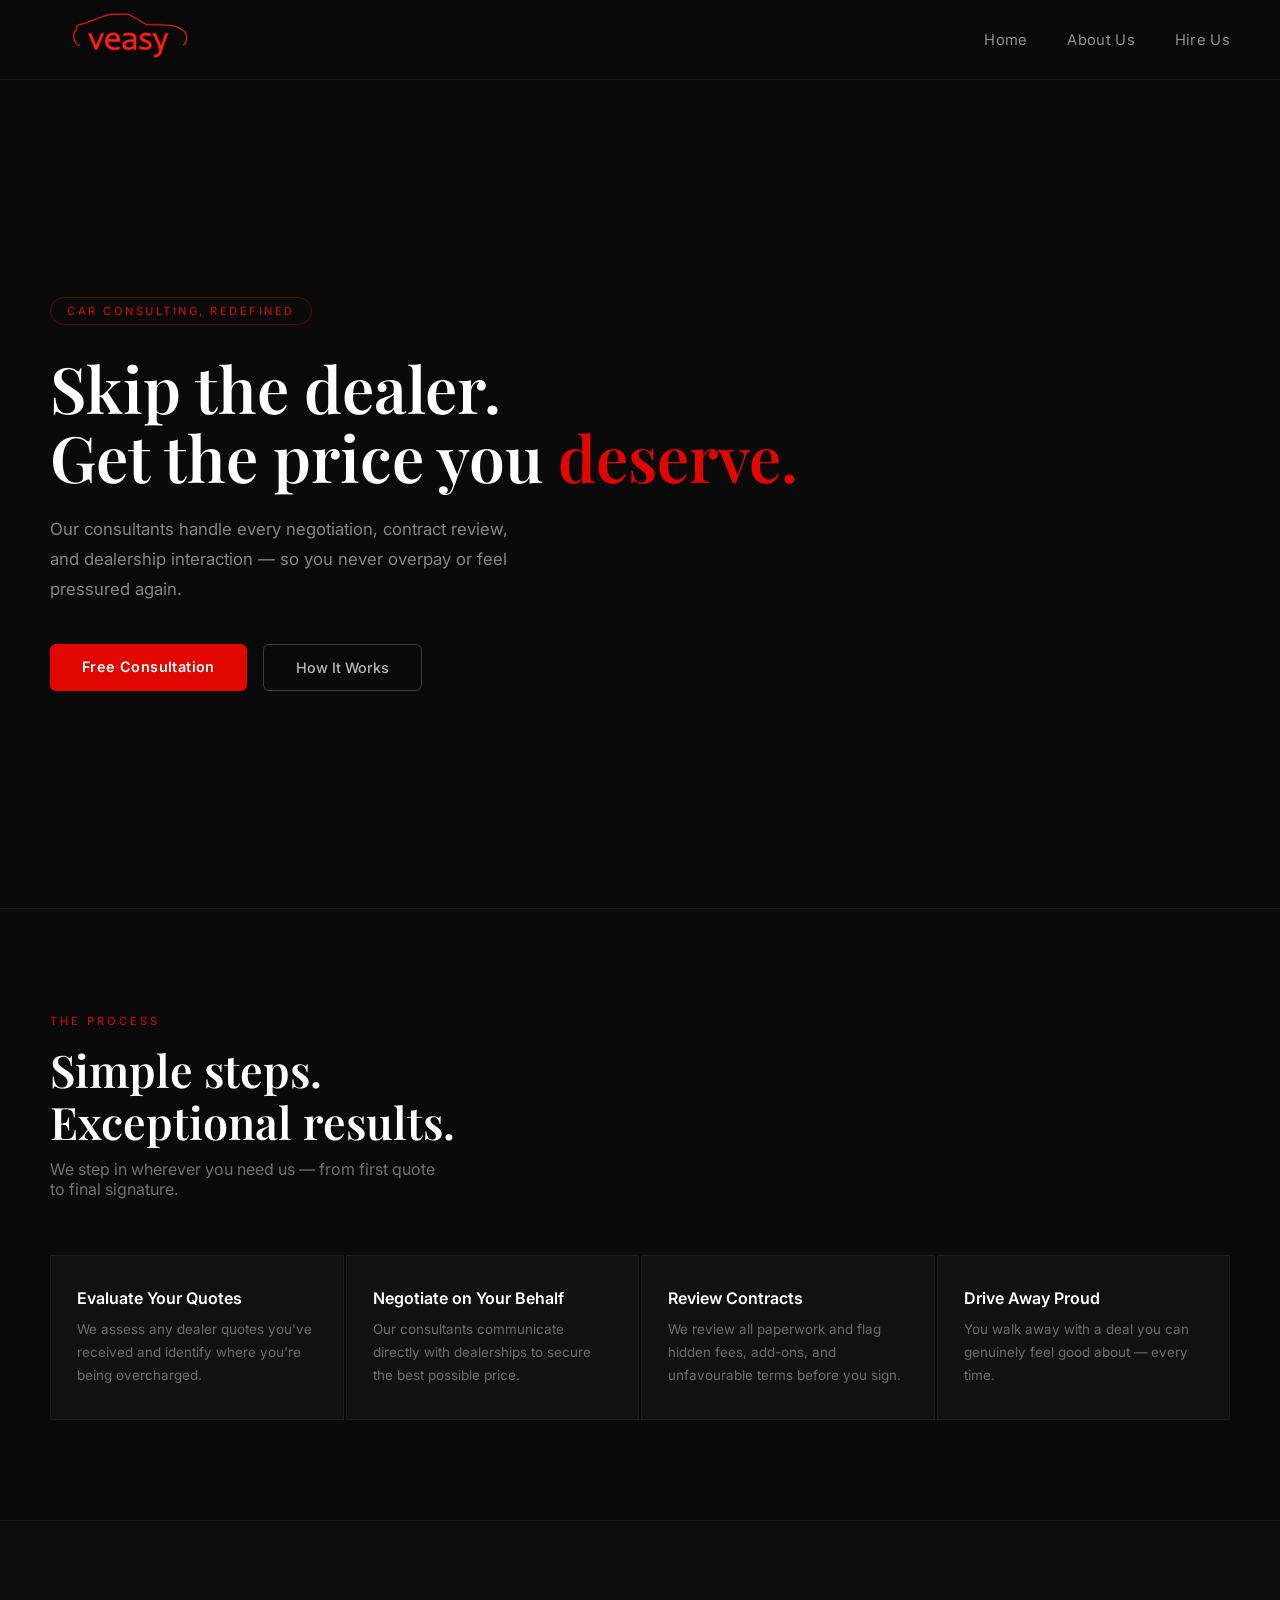
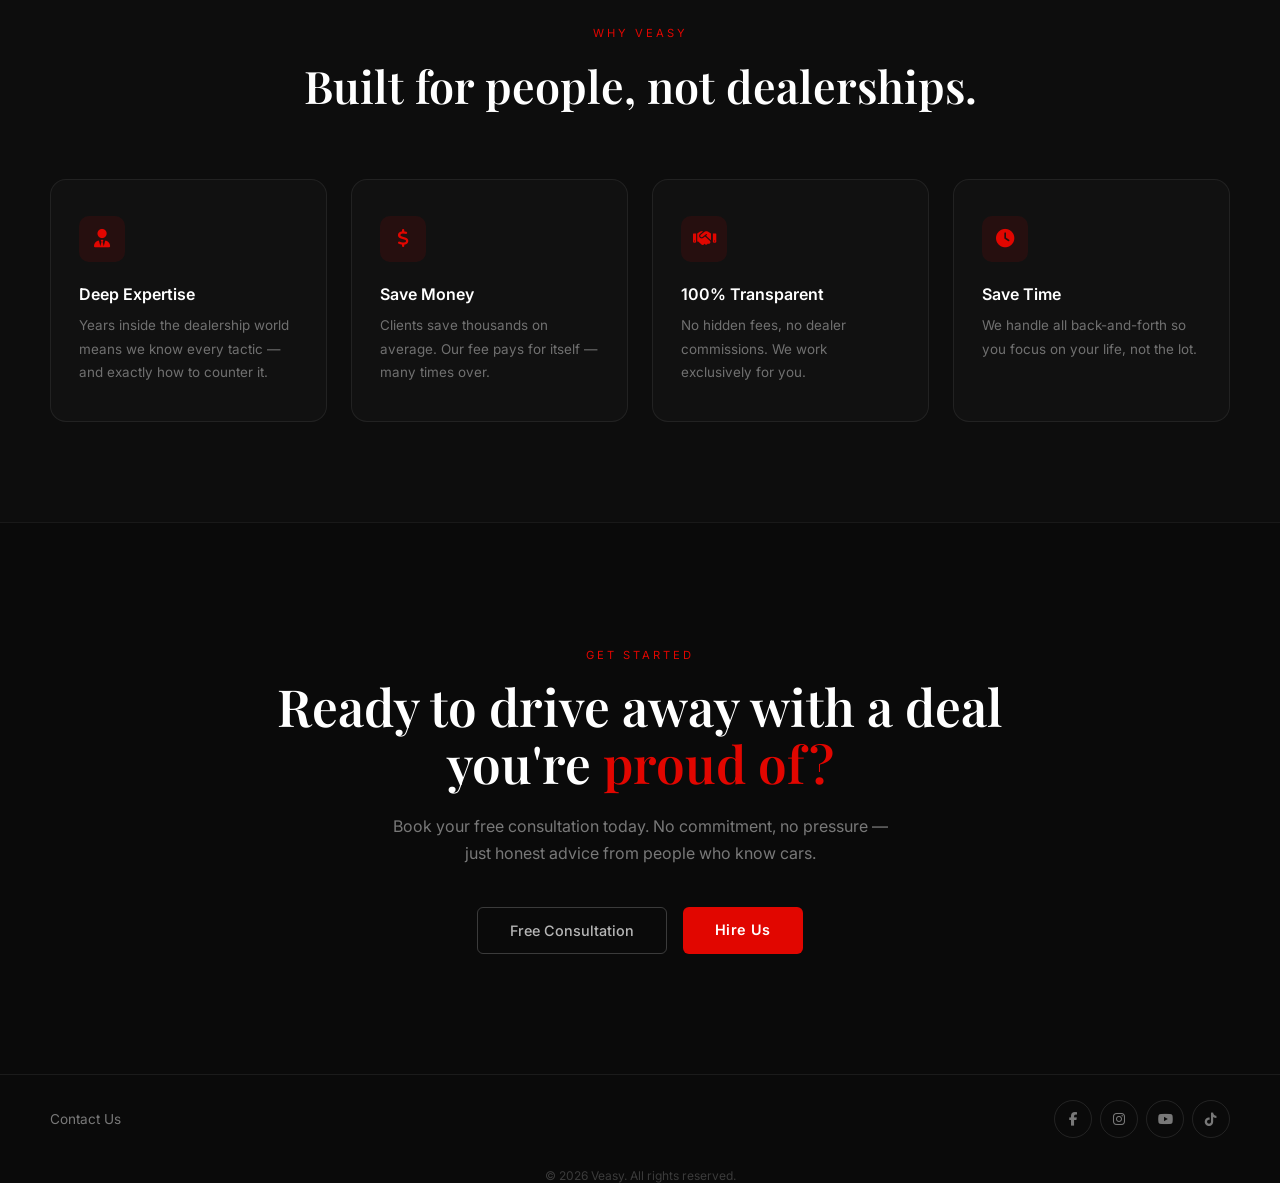
<file: index.html>
<!DOCTYPE html>
<html lang="en">
<head>
  <meta charset="UTF-8" />
  <meta name="viewport" content="width=device-width, initial-scale=1.0" />
  <title>Veasy — Car Consulting</title>
  <link rel="stylesheet" href="index.css" />
  <link rel="stylesheet" href="https://cdnjs.cloudflare.com/ajax/libs/font-awesome/6.5.2/css/all.min.css" />
  <link href="https://fonts.googleapis.com/css2?family=Playfair+Display:wght@500;600;700&family=Inter:wght@300;400;500;600&display=swap" rel="stylesheet" />
</head>
<body>
  <div class="nav-overlay" id="nav-overlay"></div>

  <!-- NAVBAR -->
  <nav class="navbar">
    <div class="navbar__container">
      <a href="index.html" id="navbar__logo">
        <img src="logo.png" alt="Veasy Logo" class="navbar__logo-img" />
      </a>
      <div class="navbar__toggle" id="mobile-menu">
        <span class="bar"></span>
        <span class="bar"></span>
        <span class="bar"></span>
      </div>
      <ul class="navbar__menu">
          <button class="menu-close" id="menu-close">✕</button>
        <li class="navbar__item"><a href="index.html" class="navbar__links">Home</a></li>
        <li class="navbar__item"><a href="AboutUs.html" class="navbar__links">About Us</a></li>
        <li class="navbar__item"><a href="Hiring.html" class="navbar__links">Hire Us</a></li>
      </ul>
    </div>
  </nav>

  <!-- HERO -->
  <div class="hero-section">
    <div class="page-container">

      <div class="home-left">
        <div class="hero-tag fade-in">Car Consulting, Redefined</div>
        <h1 class="welcome-text fade-in">
          Skip the dealer.<br />Get the price you <em>deserve.</em>
        </h1>
        <p class="student-text fade-in">
          Our consultants handle every negotiation, contract review, and dealership interaction — so you never overpay or feel pressured again.
        </p>
        <div class="hero-btns fade-in">
          <a href="consult.html" class="btn-primary">Free Consultation</a>
          <a href="Hiring.html" class="btn-ghost">How It Works</a>
        </div>
      </div>
<!--hero
      <div class="home-right fade-in">
        <div class="hero-stats-card">
          <div class="hero-card-label">Recent Results</div>
          <div class="stat-row">
            <div class="stat-box accent">
              <div class="stat-num">$4.2k</div>
              <div class="stat-label">Avg. savings per client</div>
            </div>
            <div class="stat-box">
              <div class="stat-num">98%</div>
              <div class="stat-label">Client satisfaction</div>
            </div>
          </div>
          <div class="stat-row">
            <div class="stat-box">
              <div class="stat-num">72h</div>
              <div class="stat-label">Avg. deal close time</div>
            </div>
            <div class="stat-box">
              <div class="stat-num">500+</div>
              <div class="stat-label">Deals completed</div>
            </div>
          </div>
          <div class="hero-card-divider"></div>
          <div class="hero-card-footer">
            <span class="status-dot"></span> Consultants currently available
          </div>
        </div>
      </div>
    -->
    </div>
  </div>

  <!-- STEPS -->
  <section class="steps-section fade-in">
    <div class="steps-inner">
      <div class="steps-header">
        <div class="section-eyebrow">The Process</div>
        <h2>Simple steps.<br />Exceptional results.</h2>
        <p>We step in wherever you need us — from first quote to final signature.</p>
      </div>
      <div class="steps-grid">
        <div class="step-item">
          <div class="step-accent-bar"></div>
   <!--<div class="step-num">01</div>--> 
          <h3>Evaluate Your Quotes</h3>
          <p>We assess any dealer quotes you've received and identify where you're being overcharged.</p>
        </div>
        <div class="step-item">
          <div class="step-accent-bar"></div>
   <!--<div class="step-num">02</div>--> 
          <h3>Negotiate on Your Behalf</h3>
          <p>Our consultants communicate directly with dealerships to secure the best possible price.</p>
        </div>
        <div class="step-item">
          <div class="step-accent-bar"></div>
          <!--<div class="step-num">03</div>--> 
          <h3>Review Contracts</h3>
          <p>We review all paperwork and flag hidden fees, add-ons, and unfavourable terms before you sign.</p>
        </div>
        <div class="step-item">
          <div class="step-accent-bar"></div>
   <!--<div class="step-num">04</div>--> 
          <h3>Drive Away Proud</h3>
          <p>You walk away with a deal you can genuinely feel good about — every time.</p>
        </div>
      </div>
    </div>
  </section>

  <!-- WHY CHOOSE US -->
  <section class="why-choose-us fade-in">
    <div class="why-inner">
      <div class="why-header">
        <div class="section-eyebrow">Why Veasy</div>
        <h2>Built for people, not dealerships.</h2>
      </div>
      <div class="benefits-container">
        <div class="benefit-card">
          <div class="benefit-icon"><i class="fas fa-user-tie"></i></div>
          <h3>Deep Expertise</h3>
          <p>Years inside the dealership world means we know every tactic — and exactly how to counter it.</p>
        </div>
        <div class="benefit-card">
          <div class="benefit-icon"><i class="fas fa-dollar-sign"></i></div>
          <h3>Save Money</h3>
          <p>Clients save thousands on average. Our fee pays for itself — many times over.</p>
        </div>
        <div class="benefit-card">
          <div class="benefit-icon"><i class="fas fa-handshake"></i></div>
          <h3>100% Transparent</h3>
          <p>No hidden fees, no dealer commissions. We work exclusively for you.</p>
        </div>
        <div class="benefit-card">
          <div class="benefit-icon"><i class="fas fa-clock"></i></div>
          <h3>Save Time</h3>
          <p>We handle all back-and-forth so you focus on your life, not the lot.</p>
        </div>
      </div>
    </div>
  </section>

  <!-- CTA -->
  <div class="hireus-container fade-in">
    <div class="hireus-content">
      <div class="section-eyebrow">Get Started</div>
      <h2>Ready to drive away with a deal you're <em>proud of?</em></h2>
      <p>Book your free consultation today. No commitment, no pressure — just honest advice from people who know cars.</p>
      <div class="hireus-buttons">
        <a href="consult.html" class="hire-btn secondary">Free Consultation</a>
        <a href="Hiring.html" class="hire-btn primary">Hire Us</a>
      </div>
    </div>
  </div>

  <!-- FOOTER -->
  <div class="footer__container">
    <div class="footer-left">
      <a href="contact.html" class="contact-link">Contact Us</a>
    </div>
    <div class="footer-right">
      <a href="https://facebook.com" target="_blank" class="social-icon"><i class="fab fa-facebook-f"></i></a>
      <a href="https://instagram.com" target="_blank" class="social-icon"><i class="fab fa-instagram"></i></a>
      <a href="https://youtube.com" target="_blank" class="social-icon"><i class="fab fa-youtube"></i></a>
      <a href="https://tiktok.com" target="_blank" class="social-icon"><i class="fab fa-tiktok"></i></a>
    </div>
  </div>
  <p class="footer-text">© 2026 Veasy. All rights reserved.</p>

  <script src="script.js"></script>
</body>
</html>
</file>
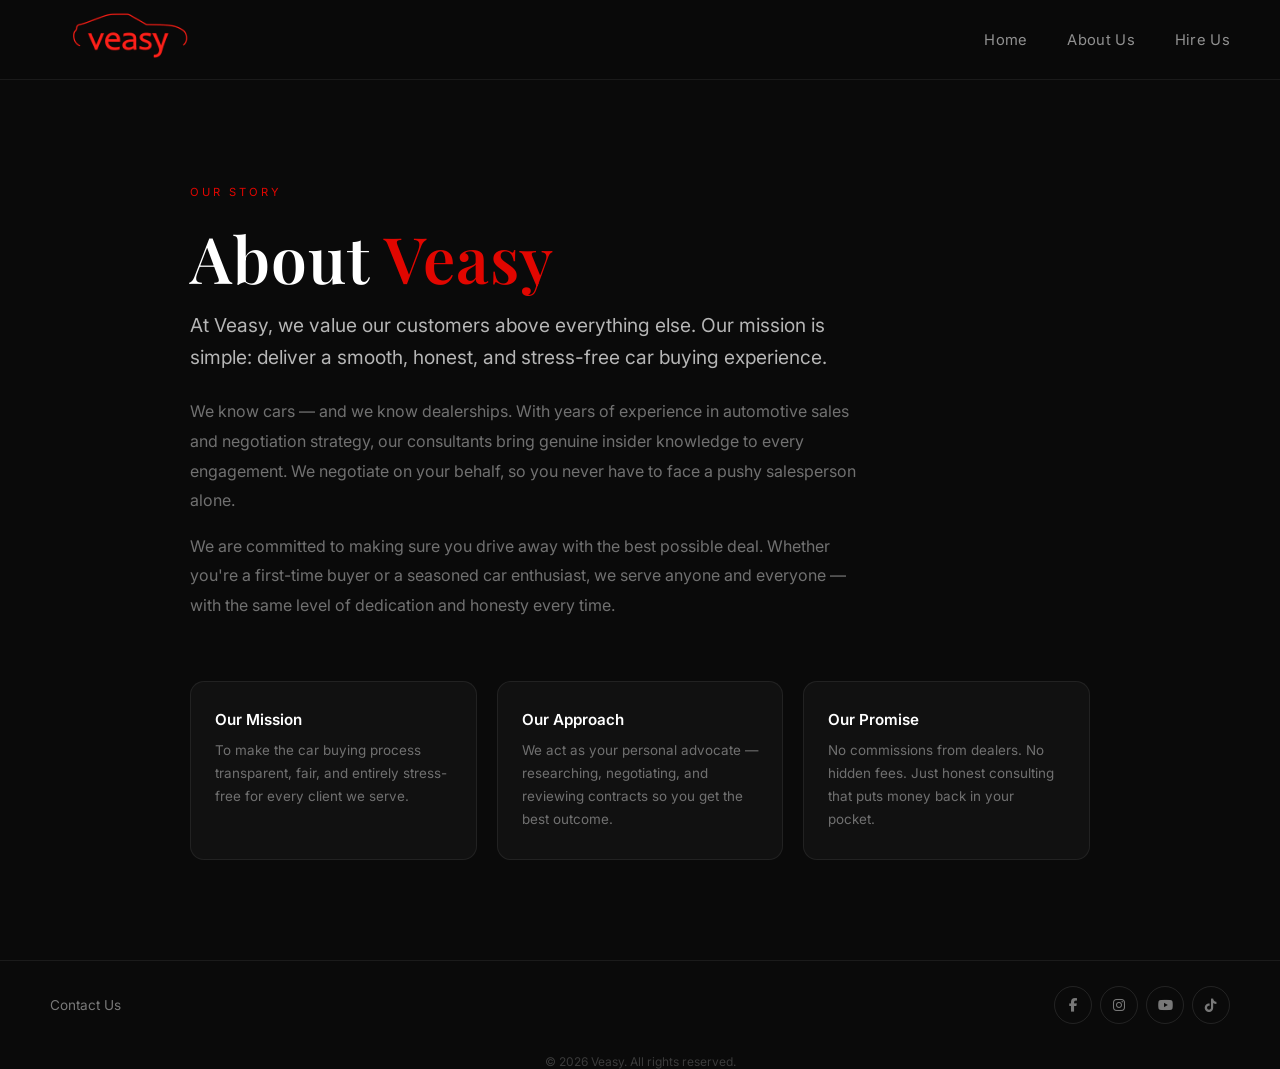
<file: AboutUs.html>
<!DOCTYPE html>
<html lang="en">
<head>
  <meta charset="UTF-8" />
  <meta name="viewport" content="width=device-width, initial-scale=1.0" />
  <title>About Us — Veasy</title>
  <link rel="stylesheet" href="index.css" />
  <link rel="stylesheet" href="https://cdnjs.cloudflare.com/ajax/libs/font-awesome/6.5.2/css/all.min.css" />
  <link href="https://fonts.googleapis.com/css2?family=Playfair+Display:wght@500;600;700&family=Inter:wght@300;400;500;600&display=swap" rel="stylesheet" />
</head>
<body>

  <!-- NAVBAR -->
  <nav class="navbar">
    <div class="navbar__container">
      <a href="index.html" id="navbar__logo">
        <img src="logo.png" alt="Veasy Logo" class="navbar__logo-img" />
      </a>
      <div class="navbar__toggle" id="mobile-menu">
        <span class="bar"></span>
        <span class="bar"></span>
        <span class="bar"></span>
      </div>
      <ul class="navbar__menu">
      <button class="menu-close" id="menu-close">✕</button>
        <li class="navbar__item"><a href="index.html" class="navbar__links">Home</a></li>
        <li class="navbar__item"><a href="AboutUs.html" class="navbar__links">About Us</a></li>
        <li class="navbar__item"><a href="Hiring.html" class="navbar__links">Hire Us</a></li>
      </ul>
    </div>
  </nav>

  <!-- ABOUT SECTION -->
  <div class="about">
    <div class="about__container">

      <div class="section-eyebrow fade-in">Our Story</div>
      <h1 class="about__title fade-in">About <em>Veasy</em></h1>

      <p class="about__intro fade-in">
        At Veasy, we value our customers above everything else. Our mission is simple: deliver a smooth, honest, and stress-free car buying experience.
      </p>

      <p class="about__text fade-in">
        We know cars — and we know dealerships. With years of experience in automotive sales and negotiation strategy, our consultants bring genuine insider knowledge to every engagement. We negotiate on your behalf, so you never have to face a pushy salesperson alone.
      </p>

      <p class="about__text fade-in">
        We are committed to making sure you drive away with the best possible deal. Whether you're a first-time buyer or a seasoned car enthusiast, we serve anyone and everyone — with the same level of dedication and honesty every time.
      </p>

      <div class="about__highlights fade-in">
        <div class="highlight">
          <h3>Our Mission</h3>
          <p>To make the car buying process transparent, fair, and entirely stress-free for every client we serve.</p>
        </div>
        <div class="highlight">
          <h3>Our Approach</h3>
          <p>We act as your personal advocate — researching, negotiating, and reviewing contracts so you get the best outcome.</p>
        </div>
        <div class="highlight">
          <h3>Our Promise</h3>
          <p>No commissions from dealers. No hidden fees. Just honest consulting that puts money back in your pocket.</p>
        </div>
      </div>

    </div>
  </div>

  <!-- FOOTER -->
  <div class="footer__container">
    <div class="footer-left">
      <a href="contact.html" class="contact-link">Contact Us</a>
    </div>
    <div class="footer-right">
      <a href="https://facebook.com" target="_blank" class="social-icon"><i class="fab fa-facebook-f"></i></a>
      <a href="https://instagram.com" target="_blank" class="social-icon"><i class="fab fa-instagram"></i></a>
      <a href="https://youtube.com" target="_blank" class="social-icon"><i class="fab fa-youtube"></i></a>
      <a href="https://tiktok.com" target="_blank" class="social-icon"><i class="fab fa-tiktok"></i></a>
    </div>
  </div>
  <p class="footer-text">© 2026 Veasy. All rights reserved.</p>

  <script src="script.js"></script>
</body>
</html>
</file>
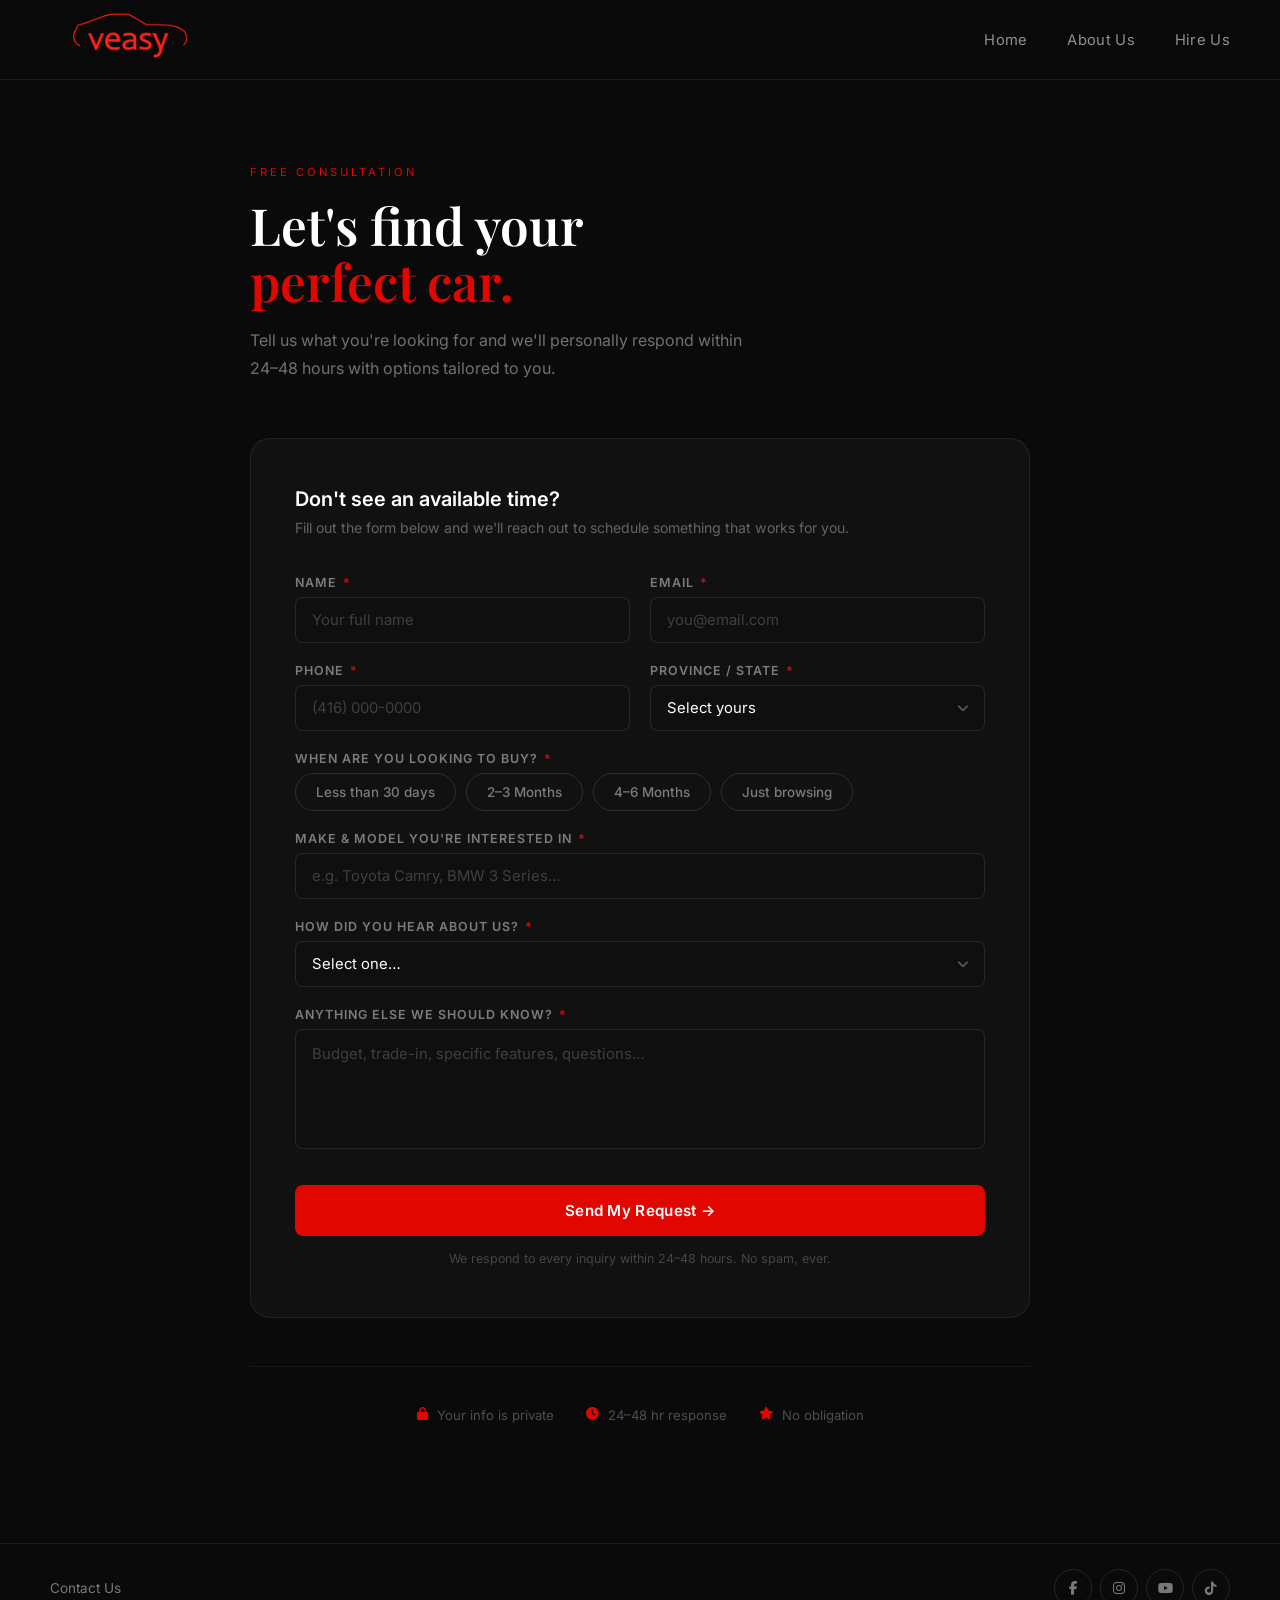
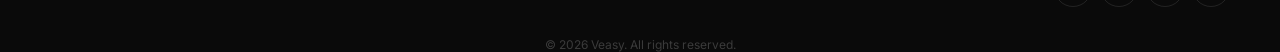
<file: consult.html>
<!DOCTYPE html>
<html lang="en">
<head>
  <meta charset="UTF-8" />
  <meta name="viewport" content="width=device-width, initial-scale=1.0"/>
  <title>Free Consultation — Veasy</title>
  <link rel="stylesheet" href="index.css" />
  <link rel="stylesheet" href="https://cdnjs.cloudflare.com/ajax/libs/font-awesome/6.5.2/css/all.min.css" />
  <link href="https://fonts.googleapis.com/css2?family=Playfair+Display:wght@400;600;700&family=Inter:wght@300;400;500;600&display=swap" rel="stylesheet">
  <style>
    /* ============================================================
       CONSULTATION PAGE — scoped styles
       ============================================================ */

    .consult-section {
      background: #0a0a0a;
      min-height: 100vh;
      padding: 80px 24px 120px;
    }

    .consult-inner {
      max-width: 780px;
      margin: 0 auto;
    }

    /* Header */
    .consult-header {
      margin-bottom: 56px;
    }

    .consult-header .section-eyebrow {
      margin-bottom: 18px;
    }

    .consult-header h1 {
      font-size: clamp(2.2rem, 4vw, 3.4rem);
      color: #ffffff;
      line-height: 1.1;
      margin-bottom: 16px;
    }

    .consult-header h1 em {
      font-style: normal;
      color: #e10600;
    }

    .consult-header p {
      font-size: 1rem;
      color: rgba(255,255,255,0.42);
      line-height: 1.75;
      max-width: 520px;
    }

    /* Divider */
    .consult-divider {
      height: 1px;
      background: rgba(255,255,255,0.07);
      margin: 48px 0;
    }

    /* Form card */
    .consult-form-card {
      background: #111111;
      border: 1px solid rgba(255,255,255,0.07);
      border-radius: 20px;
      padding: 48px 44px;
    }

    .consult-form-card h2 {
      font-size: 1.25rem;
      color: #ffffff;
      margin-bottom: 6px;
      font-family: 'Inter', sans-serif;
      font-weight: 600;
    }

    .consult-form-card .form-subtitle {
      font-size: 0.88rem;
      color: rgba(255,255,255,0.35);
      margin-bottom: 36px;
      line-height: 1.6;
    }

    /* Field groups */
    .form-grid {
      display: grid;
      grid-template-columns: 1fr 1fr;
      gap: 20px;
    }

    .form-grid .full-width {
      grid-column: 1 / -1;
    }

    .field-group {
      display: flex;
      flex-direction: column;
      gap: 7px;
    }

    .field-group label {
      font-size: 0.78rem;
      font-weight: 600;
      letter-spacing: 0.08em;
      text-transform: uppercase;
      color: rgba(255,255,255,0.45);
      font-family: 'Inter', sans-serif;
    }

    .field-group label span.req {
      color: #e10600;
      margin-left: 2px;
    }

    .field-group input,
    .field-group select,
    .field-group textarea {
      background: #0f0f0f;
      border: 1px solid rgba(255,255,255,0.1);
      border-radius: 8px;
      padding: 13px 16px;
      color: #ffffff;
      font-family: 'Inter', sans-serif;
      font-size: 0.93rem;
      transition: border-color 0.2s ease, box-shadow 0.2s ease;
      width: 100%;
      outline: none;
      -webkit-appearance: none;
      appearance: none;
    }

    .field-group input::placeholder,
    .field-group textarea::placeholder {
      color: rgba(255,255,255,0.2);
    }

    .field-group input:focus,
    .field-group select:focus,
    .field-group textarea:focus {
      border-color: rgba(225,6,0,0.5);
      box-shadow: 0 0 0 3px rgba(225,6,0,0.08);
    }

    /* Select arrow */
    .select-wrap {
      position: relative;
    }

    .select-wrap::after {
      content: '\f107';
      font-family: 'Font Awesome 6 Free';
      font-weight: 900;
      position: absolute;
      right: 16px;
      top: 50%;
      transform: translateY(-50%);
      color: rgba(255,255,255,0.3);
      pointer-events: none;
      font-size: 0.85rem;
    }

    .select-wrap select {
      cursor: pointer;
    }

    .field-group select option {
      background: #1a1a1a;
      color: #ffffff;
    }

    .field-group textarea {
      resize: none;
      height: 120px;
      line-height: 1.6;
    }

    /* Timeline pill selector */
    .timeline-options {
      display: flex;
      gap: 10px;
      flex-wrap: wrap;
    }

    .timeline-pill input[type="radio"] {
      display: none;
    }

    .timeline-pill label {
      display: inline-block;
      padding: 10px 20px;
      border-radius: 100px;
      border: 1px solid rgba(255,255,255,0.12);
      font-size: 0.84rem;
      color: rgba(255,255,255,0.45);
      cursor: pointer;
      transition: border-color 0.2s, color 0.2s, background 0.2s;
      font-family: 'Inter', sans-serif;
      font-weight: 500;
      text-transform: none;
      letter-spacing: 0;
    }

    .timeline-pill input[type="radio"]:checked + label {
      border-color: #e10600;
      color: #ffffff;
      background: rgba(225,6,0,0.12);
    }

    .timeline-pill label:hover {
      border-color: rgba(255,255,255,0.3);
      color: rgba(255,255,255,0.7);
    }

    /* Submit */
    .consult-submit {
      margin-top: 36px;
    }

    .consult-submit button {
      width: 100%;
      background: #e10600;
      color: #ffffff;
      padding: 16px;
      border: none;
      border-radius: 8px;
      font-size: 0.95rem;
      font-weight: 600;
      font-family: 'Inter', sans-serif;
      letter-spacing: 0.3px;
      cursor: pointer;
      transition: background 0.2s ease, transform 0.15s ease;
    }

    .consult-submit button:hover {
      background: #c00500;
      transform: translateY(-1px);
    }

    .submit-note {
      text-align: center;
      font-size: 0.78rem;
      color: rgba(255,255,255,0.22);
      margin-top: 14px;
      line-height: 1.5;
    }

    /* Trust bar */
    .trust-bar {
      display: flex;
      justify-content: center;
      gap: 32px;
      flex-wrap: wrap;
      margin-top: 48px;
      padding-top: 40px;
      border-top: 1px solid rgba(255,255,255,0.06);
    }

    .trust-item {
      display: flex;
      align-items: center;
      gap: 9px;
      font-size: 0.82rem;
      color: rgba(255,255,255,0.28);
      font-family: 'Inter', sans-serif;
    }

    .trust-item i {
      color: #e10600;
      font-size: 0.8rem;
    }

    /* Success message (hidden by default) */
    .success-msg {
      display: none;
      text-align: center;
      padding: 56px 24px;
    }

    .success-msg .check-circle {
      width: 64px;
      height: 64px;
      background: rgba(34,197,94,0.12);
      border-radius: 50%;
      display: flex;
      align-items: center;
      justify-content: center;
      margin: 0 auto 24px;
    }

    .success-msg .check-circle i {
      color: #22c55e;
      font-size: 1.5rem;
    }

    .success-msg h3 {
      font-size: 1.5rem;
      color: #ffffff;
      margin-bottom: 10px;
      font-family: 'Inter', sans-serif;
    }

    .success-msg p {
      font-size: 0.92rem;
      color: rgba(255,255,255,0.38);
      line-height: 1.7;
    }

    /* Responsive */
    @media (max-width: 640px) {
      .consult-form-card {
        padding: 32px 22px;
      }

      .form-grid {
        grid-template-columns: 1fr;
      }

      .form-grid .full-width {
        grid-column: 1;
      }

      .trust-bar {
        gap: 20px;
      }
    }
  </style>
</head>
<body>

<!-- NAVBAR -->
  <nav class="navbar">
    <div class="navbar__container">
      <a href="index.html" id="navbar__logo">
        <img src="logo.png" alt="Veasy Logo" class="navbar__logo-img" />
      </a>
      <div class="navbar__toggle" id="mobile-menu">
        <span class="bar"></span>
        <span class="bar"></span>
        <span class="bar"></span>
      </div>
      <ul class="navbar__menu">
        <button class="menu-close" id="menu-close">✕</button>
        <li class="navbar__item"><a href="index.html" class="navbar__links">Home</a></li>
        <li class="navbar__item"><a href="AboutUs.html" class="navbar__links">About Us</a></li>
        <li class="navbar__item"><a href="Hiring.html" class="navbar__links">Hire Us</a></li>
      </ul>
    </div>
  </nav>

<!-- CONSULTATION SECTION -->
<section class="consult-section">
  <div class="consult-inner">

    <!-- Header -->
    <div class="consult-header fade-in">
      <span class="section-eyebrow">Free Consultation</span>
      <h1>Let's find your<br><em>perfect car.</em></h1>
      <p>Tell us what you're looking for and we'll personally respond within 24–48 hours with options tailored to you.</p>
    </div>

    <!-- Form card -->
    <div class="consult-form-card fade-in">

      <h2>Don't see an available time?</h2>
      <p class="form-subtitle">Fill out the form below and we'll reach out to schedule something that works for you.</p>

      <form id="consultForm" action="https://api.web3forms.com/submit" method="POST">

 <input type="hidden" name="access_key" value="db938dc9-6d5e-4773-876f-502298451501"/>
 <input type="hidden" name="subject" value="New Veasy Free Consultation Request">

        <div class="form-grid">

          <!-- Name -->
          <div class="field-group">
            <label>Name <span class="req">*</span></label>
            <input type="text" name="name" placeholder="Your full name" required>
          </div>

          <!-- Email -->
          <div class="field-group">
            <label>Email <span class="req">*</span></label>
            <input type="email" name="email" placeholder="you@email.com" required>
          </div>

          <!-- Phone -->
          <div class="field-group">
            <label>Phone <span class="req">*</span></label>
            <input type="tel" name="phone" placeholder="(416) 000-0000" required>
          </div>

          <!-- Province/State -->
          <div class="field-group">
            <label>Province / State <span class="req">*</span></label>
            <div class="select-wrap">
              <select name="province" required>
                <option value="" disabled selected>Select yours</option>
                <option>Ontario</option>
                <option>British Columbia</option>
                <option>Alberta</option>
                <option>Quebec</option>
                <option>Manitoba</option>
                <option>Saskatchewan</option>
                <option>Nova Scotia</option>
                <option>New Brunswick</option>
                <option>Newfoundland &amp; Labrador</option>
                <option>PEI</option>
                <option>Other</option>
              </select>
            </div>
          </div>

          <!-- Timeline -->
          <div class="field-group full-width">
            <label>When are you looking to buy? <span class="req">*</span></label>
            <div class="timeline-options">
              <div class="timeline-pill">
                <input type="radio" name="timeline" id="t1" value="Less than 30 days" required>
                <label for="t1">Less than 30 days</label>
              </div>
              <div class="timeline-pill">
                <input type="radio" name="timeline" id="t2" value="2–3 months">
                <label for="t2">2–3 Months</label>
              </div>
              <div class="timeline-pill">
                <input type="radio" name="timeline" id="t3" value="4–6 months">
                <label for="t3">4–6 Months</label>
              </div>
              <div class="timeline-pill">
                <input type="radio" name="timeline" id="t4" value="Just browsing">
                <label for="t4">Just browsing</label>
              </div>
            </div>
          </div>

          <!-- Make & Model -->
          <div class="field-group full-width">
            <label>Make &amp; model you're interested in <span class="req">*</span></label>
            <input type="text" name="make_model" placeholder="e.g. Toyota Camry, BMW 3 Series…" required>
          </div>

          <!-- How did you hear -->
          <div class="field-group full-width">
            <label>How did you hear about us? <span class="req">*</span></label>
            <div class="select-wrap">
              <select name="referral_source" required>
                <option value="" disabled selected>Select one…</option>
                <option>TikTok</option>
                <option>YouTube</option>
                <option>Referral</option>
                <option>Google Search</option>
                <option>Facebook</option>
                <option>Instagram</option>
                <option>AI (ChatGPT / Gemini etc.)</option>
                <option>Twitch</option>
                <option>Other</option>
              </select>
            </div>
          </div>

          <!-- Anything else -->
          <div class="field-group full-width">
            <label>Anything else we should know? <span class="req">*</span></label>
            <textarea name="notes" placeholder="Budget, trade-in, specific features, questions…" required></textarea>
          </div>

        </div><!-- /form-grid -->

        <div class="consult-submit">
          <button type="submit">Send My Request →</button>
          <p class="submit-note">We respond to every inquiry within 24–48 hours. No spam, ever.</p>
        </div>

      </form>

      <!-- Success state -->
      <div class="success-msg" id="successMsg">
        <div class="check-circle"><i class="fas fa-check"></i></div>
        <h3>Request received!</h3>
        <p>We'll personally reach out within 24–48 hours.<br>Keep an eye on your inbox.</p>
      </div>

    </div><!-- /consult-form-card -->

    <!-- Trust bar -->
    <div class="trust-bar fade-in">
      <div class="trust-item"><i class="fas fa-lock"></i> Your info is private</div>
      <div class="trust-item"><i class="fas fa-clock"></i> 24–48 hr response</div>
      <div class="trust-item"><i class="fas fa-star"></i> No obligation</div>
    </div>

  </div>
</section>

<!-- FOOTER -->
  <div class="footer__container">
    <div class="footer-left">
      <a href="contact.html" class="contact-link">Contact Us</a>
    </div>
    <div class="footer-right">
      <a href="https://facebook.com" target="_blank" class="social-icon"><i class="fab fa-facebook-f"></i></a>
      <a href="https://instagram.com" target="_blank" class="social-icon"><i class="fab fa-instagram"></i></a>
      <a href="https://youtube.com" target="_blank" class="social-icon"><i class="fab fa-youtube"></i></a>
      <a href="https://tiktok.com" target="_blank" class="social-icon"><i class="fab fa-tiktok"></i></a>
    </div>
  </div>
  <p class="footer-text">© 2026 Veasy. All rights reserved.</p>

<script src="script.js"></script>
<script>
  // Handle form success state
  const consultForm = document.getElementById('consultForm');
  const successMsg  = document.getElementById('successMsg');

  if (consultForm) {
    consultForm.addEventListener('submit', async function (e) {
      e.preventDefault();
      const data = new FormData(consultForm);

      try {
        const res = await fetch('https://api.web3forms.com/submit', {
          method: 'POST',
          body: data
        });
        const json = await res.json();

        if (json.success) {
          consultForm.style.display = 'none';
          successMsg.style.display  = 'block';
          // Scroll the card into view cleanly
          successMsg.scrollIntoView({ behavior: 'smooth', block: 'center' });
        } else {
          alert('Something went wrong. Please try again.');
        }
      } catch (err) {
        alert('Network error. Please check your connection and try again.');
      }
    });
  }
</script>
</body>
</html>
</file>
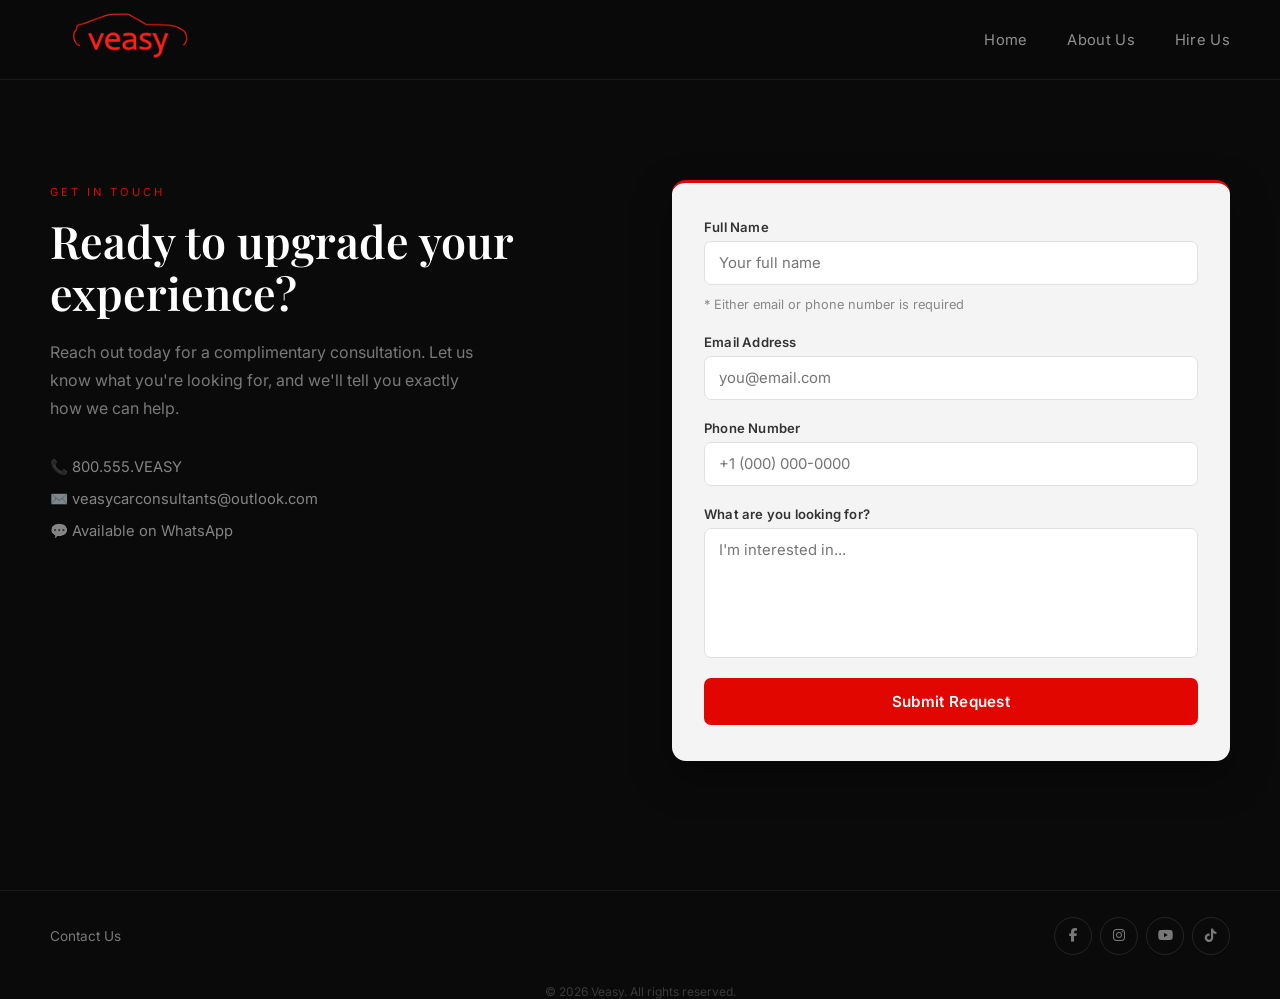
<file: contact.html>
<!DOCTYPE html>
<html lang="en">
<head>
  <meta charset="UTF-8" />
  <meta name="viewport" content="width=device-width, initial-scale=1.0" />
  <title>Contact Us — Veasy</title>
  <link rel="stylesheet" href="index.css" />
  <link rel="stylesheet" href="https://cdnjs.cloudflare.com/ajax/libs/font-awesome/6.5.2/css/all.min.css" />
  <link href="https://fonts.googleapis.com/css2?family=Playfair+Display:wght@500;600;700&family=Inter:wght@300;400;500;600&display=swap" rel="stylesheet" />
</head>
<body>
    <div class="nav-overlay" id="nav-overlay"></div>


  <!-- NAVBAR -->
  <nav class="navbar">
    <div class="navbar__container">
      <a href="index.html" id="navbar__logo">
        <img src="logo.png" alt="Veasy Logo" class="navbar__logo-img" />
      </a>
      <div class="navbar__toggle" id="mobile-menu">
        <span class="bar"></span>
        <span class="bar"></span>
        <span class="bar"></span>
      </div>
      <ul class="navbar__menu">
        <button class="menu-close" id="menu-close">✕</button>
        <li class="navbar__item"><a href="index.html" class="navbar__links">Home</a></li>
        <li class="navbar__item"><a href="AboutUs.html" class="navbar__links">About Us</a></li>
        <li class="navbar__item"><a href="Hiring.html" class="navbar__links">Hire Us</a></li>
      </ul>
    </div>
  </nav>

  <!-- CONTACT SECTION -->
  <div class="contact">
    <div class="contact__container">

      <!-- LEFT -->
      <div class="contact__left fade-in">
        <div class="section-eyebrow">Get in Touch</div>
        <h1>Ready to upgrade your experience?</h1>
        <p>
          Reach out today for a complimentary consultation. Let us know what you're looking for, and we'll tell you exactly how we can help.
        </p>
        <div class="contact__info">
          <div class="info-item">📞 800.555.VEASY</div>
          <div class="info-item">✉️ veasycarconsultants@outlook.com</div>
          <div class="info-item">💬 Available on WhatsApp</div>
        </div>
      </div>

      <!-- RIGHT (FORM) -->
      <div class="contact__right fade-in">
        <form action="https://api.web3forms.com/submit" method="POST">

          <input type="hidden" name="access_key" value="db938dc9-6d5e-4773-876f-502298451501" />

          <label for="name">Full Name</label>
          <input type="text" id="name" name="name" placeholder="Your full name" required />

          <p class="contact-note">* Either email or phone number is required</p>

          <label for="email">Email Address</label>
          <input type="email" id="email" name="email" placeholder="you@email.com" />

          <label for="phone">Phone Number</label>
          <input type="text" id="phone" name="phone" placeholder="+1 (000) 000-0000" />

          <label for="message">What are you looking for?</label>
          <textarea id="message" name="message" placeholder="I'm interested in..."></textarea>

          <button type="submit">Submit Request</button>
        </form>
      </div>

    </div>
  </div>

  <!-- FOOTER -->
  <div class="footer__container">
    <div class="footer-left">
      <a href="contact.html" class="contact-link">Contact Us</a>
    </div>
    <div class="footer-right">
      <a href="https://facebook.com" target="_blank" class="social-icon"><i class="fab fa-facebook-f"></i></a>
      <a href="https://instagram.com" target="_blank" class="social-icon"><i class="fab fa-instagram"></i></a>
      <a href="https://youtube.com" target="_blank" class="social-icon"><i class="fab fa-youtube"></i></a>
      <a href="https://tiktok.com" target="_blank" class="social-icon"><i class="fab fa-tiktok"></i></a>
    </div>
  </div>
  <p class="footer-text">© 2026 Veasy. All rights reserved.</p>

  <script src="script.js"></script>
</body>
</html>
</file>
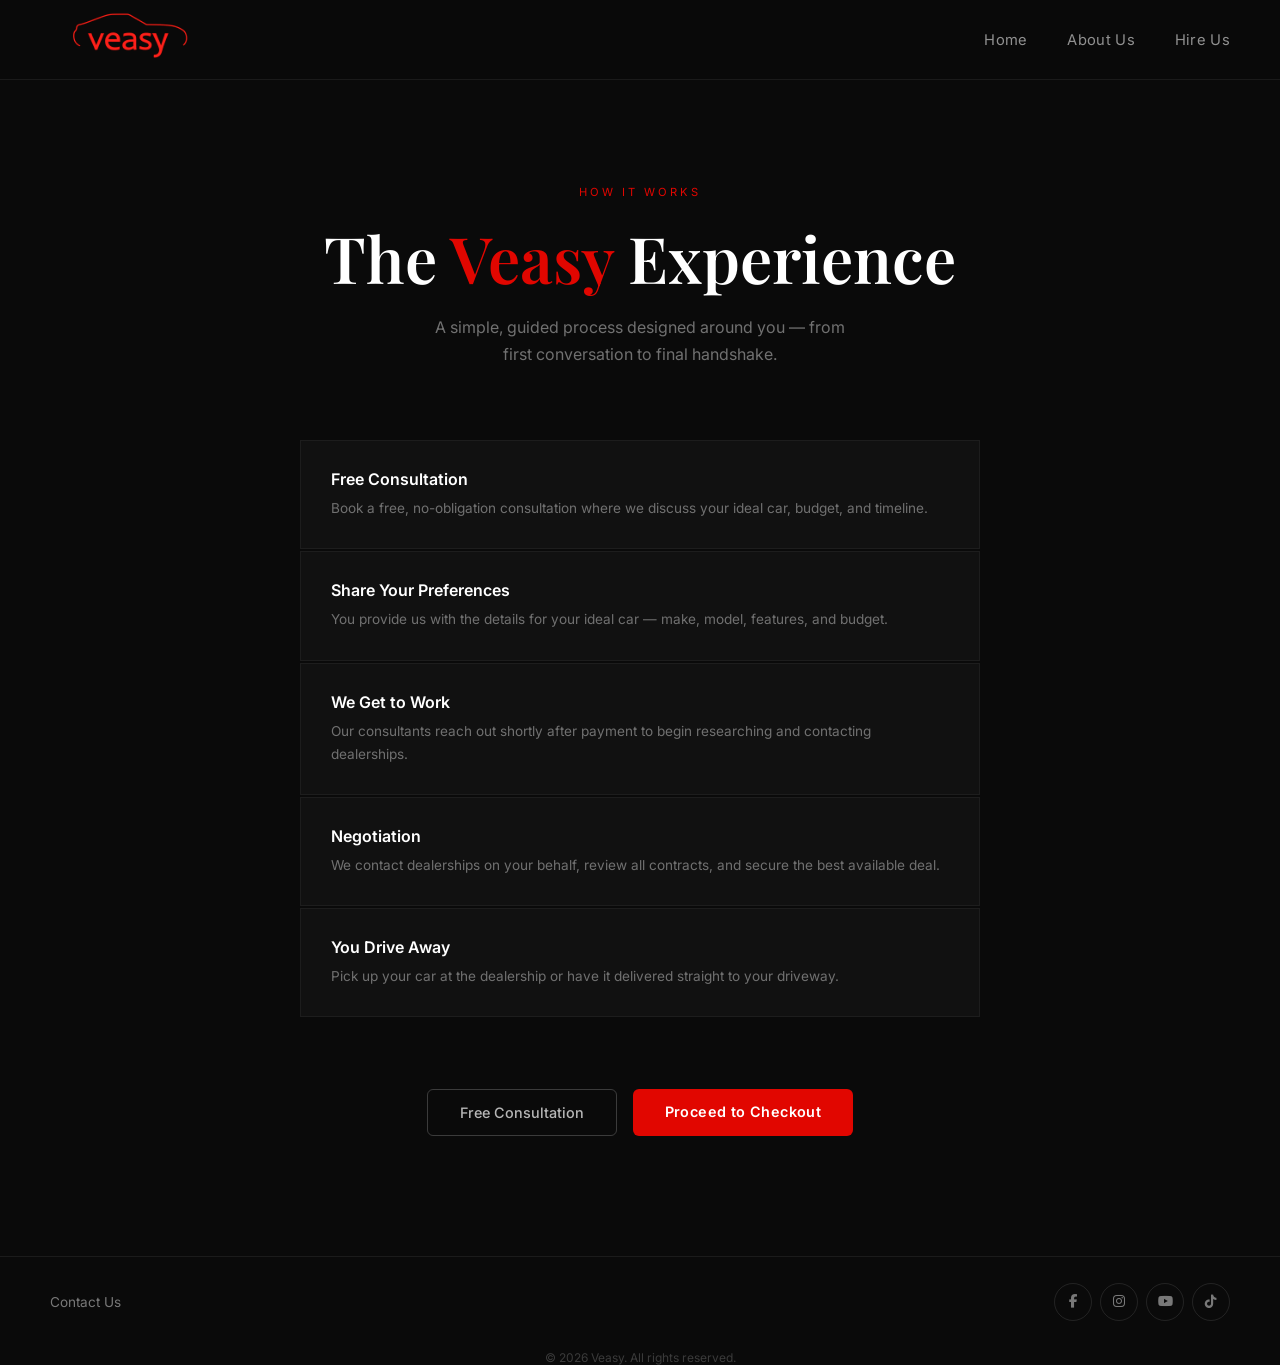
<file: Hiring.html>
<!DOCTYPE html>
<html lang="en">
<head>
  <meta charset="UTF-8" />
  <meta name="viewport" content="width=device-width, initial-scale=1.0" />
  <title>Hire Us — Veasy</title>
  <link rel="stylesheet" href="index.css" />
  <link rel="stylesheet" href="https://cdnjs.cloudflare.com/ajax/libs/font-awesome/6.5.2/css/all.min.css" />
  <link href="https://fonts.googleapis.com/css2?family=Playfair+Display:wght@500;600;700&family=Inter:wght@300;400;500;600&display=swap" rel="stylesheet" />
</head>
<body>
    <div class="nav-overlay" id="nav-overlay"></div>


  <!-- NAVBAR -->
  <nav class="navbar">
    <div class="navbar__container">
      <a href="index.html" id="navbar__logo">
        <img src="logo.png" alt="Veasy Logo" class="navbar__logo-img" />
      </a>
      <div class="navbar__toggle" id="mobile-menu">
        <span class="bar"></span>
        <span class="bar"></span>
        <span class="bar"></span>
      </div>
      <ul class="navbar__menu">
    <button class="menu-close" id="menu-close">✕</button>
        <li class="navbar__item"><a href="index.html" class="navbar__links">Home</a></li>
        <li class="navbar__item"><a href="AboutUs.html" class="navbar__links">About Us</a></li>
        <li class="navbar__item"><a href="Hiring.html" class="navbar__links">Hire Us</a></li>
      </ul>
    </div>
  </nav>

  <!-- EXPERIENCE SECTION -->
  <section class="experience-section">

    <div class="experience-header fade-in">
      <div class="section-eyebrow">How It Works</div>
      <h1>The <em>Veasy</em> Experience</h1>
      <p>A simple, guided process designed around you — from first conversation to final handshake.</p>
    </div>

    <div class="experience-steps">

      <div class="experience-step fade-in">
        <div class="step-accent-bar"></div>
        <div class="step-inner">
          <!--<div class="step-index">01</div>--> 
          <div class="step-body">
            <h3>Free Consultation</h3>
            <p>Book a free, no-obligation consultation where we discuss your ideal car, budget, and timeline.</p>
          </div>
        </div>
      </div>

      <div class="experience-step fade-in">
        <div class="step-accent-bar"></div>
        <div class="step-inner">
         <!-- <div class="step-index">02</div>--> 
          <div class="step-body">
            <h3>Share Your Preferences</h3>
            <p>You provide us with the details for your ideal car — make, model, features, and budget.</p>
          </div>
        </div>
      </div>

      <div class="experience-step fade-in">
        <div class="step-accent-bar"></div>
        <div class="step-inner">
          <!--<div class="step-index">03</div>--> 
          <div class="step-body">
            <h3>We Get to Work</h3>
            <p>Our consultants reach out shortly after payment to begin researching and contacting dealerships.</p>
          </div>
        </div>
      </div>

      <div class="experience-step fade-in">
        <div class="step-accent-bar"></div>
        <div class="step-inner">
          <!--<div class="step-index">04</div>--> 
          <div class="step-body">
            <h3>Negotiation</h3>
            <p>We contact dealerships on your behalf, review all contracts, and secure the best available deal.</p>
          </div>
        </div>
      </div>

      <div class="experience-step fade-in">
        <div class="step-accent-bar"></div>
        <div class="step-inner">
          <!--<div class="step-index">05</div>-->
          <div class="step-body">
            <h3>You Drive Away</h3>
            <p>Pick up your car at the dealership or have it delivered straight to your driveway.</p>
          </div>
        </div>
      </div>

    </div>

    <div class="experience-cta fade-in">
      <a href="consult.html" class="btn-ghost">Free Consultation</a>
      <a 
  href="https://square.link/u/wL0GvGiY" 
  class="btn-primary"
  target="_blank"
  rel="noopener noreferrer"
>
  Proceed to Checkout
</a>
        </div>

  </section>

  <!-- FOOTER -->
  <div class="footer__container">
    <div class="footer-left">
      <a href="contact.html" class="contact-link">Contact Us</a>
    </div>
    <div class="footer-right">
      <a href="https://facebook.com" target="_blank" class="social-icon"><i class="fab fa-facebook-f"></i></a>
      <a href="https://instagram.com" target="_blank" class="social-icon"><i class="fab fa-instagram"></i></a>
      <a href="https://youtube.com" target="_blank" class="social-icon"><i class="fab fa-youtube"></i></a>
      <a href="https://tiktok.com" target="_blank" class="social-icon"><i class="fab fa-tiktok"></i></a>
    </div>
  </div>
  <p class="footer-text">© 2026 Veasy. All rights reserved.</p>

  <script src="script.js"></script>
</body>
</html>
</file>
<file: index.css>
/* ============================================================
   VEASY — Global Stylesheet
   ============================================================ */

/* RESET */
*, *::before, *::after {
  margin: 0;
  padding: 0;
  box-sizing: border-box;
  text-decoration: none;
  border: none;
  outline: none;
}

ul, li { list-style: none; }

/* BASE */
html, body {
  background-color: #0a0a0a;
  color: #e0e0e0;
  font-family: 'Inter', sans-serif;
  overflow-x: hidden;
  scroll-behavior: smooth;
}

h1, h2, h3, h4 {
  font-family: 'Playfair Display', Georgia, serif;
  font-weight: 600;
}

/* ============================================================
   NAVBAR
   ============================================================ */
.navbar {
  background: rgba(10, 10, 10, 0.95);
  backdrop-filter: blur(12px);
  -webkit-backdrop-filter: blur(12px);
  height: 80px;
  display: flex;
  justify-content: center;
  align-items: center;
  position: sticky;
  top: 0;
  z-index: 999;
  border-bottom: 1px solid rgba(255, 255, 255, 0.07);
}

.navbar__container {
  display: flex;
  height: 80px;
  justify-content: space-between;
  width: 100%;
  max-width: 1300px;
  margin: 0 auto;
  padding: 0 50px;
  align-items: center;
  position: relative;
}

#navbar__logo {
  display: flex;
  align-items: center;
  cursor: pointer;
}

.navbar__logo-img {
  height: 110px;
  width: auto;
  display: block;
}

.navbar__item { margin-bottom: 0; }

.navbar__links {
  color: rgba(255, 255, 255, 0.55);
  font-size: 0.92rem;
  letter-spacing: 0.3px;
  display: block;
  transition: color 0.2s ease;
}

.navbar__links:hover { color: #ffffff; }

.navbar__toggle {
  display: none;
  cursor: pointer;
  background: none;
  border: none;
  padding: 0;
}

.bar {
  display: block;
  width: 26px;
  height: 2px;
  margin: 5px auto;
  background: rgba(255, 255, 255, 0.7);
  transition: all 0.3s ease-in-out;
}
/* Desktop menu */
.navbar__menu {
  display: flex;
  align-items: center;
  gap: 2.5rem;
  list-style: none;
  margin: 0;
  padding: 0;
}

/* Overlay hidden on desktop */
.nav-overlay {
    display: none;
    position: fixed;
    inset: 0;
    background: rgba(20, 20, 20, 0.65);
    z-index: 100;
    opacity: 0;
    pointer-events: none;
    transition: opacity 0.35s ease;
  }
  .menu-close {
  display: none;
}
/* ============================================================
   MOBILE
   ============================================================ */
@media screen and (max-width: 960px) {

  .navbar__container {
    padding: 0 20px;
  }

  .navbar__logo-img {
    height: 90px;
  }

  /* Hamburger */
  .navbar__toggle {
    display: block;
    position: absolute;
    top: 50%;
    right: 20px;
    transform: translateY(-50%);
    z-index: 3000;
    transition: opacity 0.2s ease;
  }

  /* Hide hamburger when menu opens */
  #mobile-menu.is-active {
    opacity: 0;
    pointer-events: none;
  }

  .bar {
    width: 26px;
    height: 2px;
    margin: 5px auto;
    background: rgba(255,255,255,0.8);
  }

  /* Mobile Menu */
  .navbar__menu {
    position: fixed;

    top: 0;
    right: 0;

    width: 100%;
    height: 100vh;
    height: 100dvh;

    display: flex;
    flex-direction: column;
    justify-content: flex-start;
    align-items: flex-start;

    gap: 0;

    padding: 120px 30px 40px 30px;

    background: #c00500;

    z-index: 2000;

    overflow-y: auto;

    transform: translateX(100%);
    transition: transform 0.4s cubic-bezier(0.4, 0, 0.2, 1);

    pointer-events: none;
  }

  .navbar__menu.active {
    transform: translateX(0);
    pointer-events: all;
  }

  /* Menu Items */
  .navbar__item {
    width: 100%;
    border-bottom: 1px solid rgba(255,255,255,0.15);
    padding: 26px 0;
  }

  .navbar__links {
    font-size: 1.9rem;
    color: rgba(255,255,255,0.9);
    text-decoration: none;
    display: block;
    width: 100%;
  }

  .navbar__links:hover {
    color: #ffffff;
  }

  /* Dark Overlay */
  .nav-overlay {
    display: block;
  }

  .nav-overlay.active {
    opacity: 1;
    pointer-events: all;
  }

  /* Close Button */
  .menu-close {
    display: block;
    position: absolute;

    top: 24px;
    right: 22px;

    background: none;
    border: none;

    color: white;
    font-size: 1.5rem;
    font-weight: 300;

    cursor: pointer;

    opacity: 0;
    transform: translateX(40px);

    transition:
      opacity 0.3s ease,
      transform 0.3s ease;
  }

  /* X slides in after panel starts moving */
  .navbar__menu.active .menu-close {
    opacity: 1;
    transform: translateX(0);
  }
}


/* ============================================================
   BUTTONS
   ============================================================ */
.btn-primary {
  display: inline-block;
  background: #e10600;
  color: #ffffff;
  padding: 14px 32px;
  border-radius: 6px;
  font-size: 0.9rem;
  font-weight: 600;
  letter-spacing: 0.4px;
  transition: background 0.2s ease, transform 0.15s ease;
}

.btn-primary:hover {
  background: #c00500;
  transform: translateY(-1px);
}

.btn-ghost {
  display: inline-block;
  border: 1px solid rgba(255, 255, 255, 0.2);
  color: rgba(255, 255, 255, 0.7);
  padding: 14px 32px;
  border-radius: 6px;
  font-size: 0.9rem;
  font-weight: 500;
  transition: border-color 0.2s ease, color 0.2s ease;
}

.btn-ghost:hover {
  border-color: rgba(255, 255, 255, 0.5);
  color: #ffffff;
}

/* ============================================================
   SECTION EYEBROW LABEL
   ============================================================ */
.section-eyebrow {
  display: inline-block;
  font-size: 0.7rem;
  letter-spacing: 3px;
  text-transform: uppercase;
  color: #e10600;
  margin-bottom: 16px;
  font-family: 'Inter', sans-serif;
}

/* ============================================================
   HOME PAGE — HERO
   ============================================================ */
.hero-section {
  background: #0a0a0a;
  border-bottom: 1px solid rgba(255, 255, 255, 0.05);
}

.page-container {
  display: flex;
  align-items: center;
  gap: 60px;
  min-height: 92vh;
  max-width: 1300px;
  margin: 0 auto;
  padding: 60px 50px;
}

.home-left { flex: 1; }
.home-right { flex: 1; display: flex; justify-content: center; align-items: center; }

.hero-tag {
  display: inline-block;
  font-size: 0.7rem;
  letter-spacing: 2.5px;
  text-transform: uppercase;
  color: #e10600;
  border: 1px solid rgba(225, 6, 0, 0.35);
  padding: 6px 16px;
  border-radius: 100px;
  margin-bottom: 28px;
  font-family: 'Inter', sans-serif;
}

.welcome-text {
  font-size: clamp(2.8rem, 5vw, 5rem);
  font-family: 'Playfair Display', Georgia, serif;
  font-weight: 600;
  line-height: 1.08;
  color: #ffffff;
  margin-bottom: 24px;
}

.welcome-text em {
  font-style: normal;
  color: #e10600;
}

.student-text {
  font-size: 1.05rem;
  line-height: 1.78;
  color: rgba(255, 255, 255, 0.5);
  max-width: 460px;
  margin-bottom: 40px;
}

.hero-btns {
  display: flex;
  gap: 16px;
  flex-wrap: wrap;
}

/* HERO STATS CARD */
.hero-stats-card {
  background: #111111;
  border: 1px solid rgba(255, 255, 255, 0.08);
  border-radius: 20px;
  padding: 36px;
  width: 100%;
  max-width: 440px;
}

.hero-card-label {
  font-size: 0.7rem;
  letter-spacing: 2.5px;
  text-transform: uppercase;
  color: rgba(255, 255, 255, 0.3);
  margin-bottom: 24px;
  font-family: 'Inter', sans-serif;
}

.stat-row {
  display: flex;
  gap: 14px;
  margin-bottom: 14px;
}

.stat-box {
  flex: 1;
  background: #161616;
  border: 1px solid rgba(255, 255, 255, 0.06);
  border-radius: 12px;
  padding: 18px 16px;
}

.stat-box.accent { border-left: 3px solid #e10600; }

.stat-num {
  font-size: 1.9rem;
  font-weight: 700;
  color: #ffffff;
  letter-spacing: -1px;
  line-height: 1;
  margin-bottom: 6px;
}

.stat-label {
  font-size: 0.74rem;
  color: rgba(255, 255, 255, 0.38);
  line-height: 1.4;
}

.hero-card-divider {
  height: 1px;
  background: rgba(255, 255, 255, 0.06);
  margin: 18px 0;
}

.hero-card-footer {
  font-size: 0.8rem;
  color: rgba(255, 255, 255, 0.33);
  display: flex;
  align-items: center;
  gap: 9px;
}

.status-dot {
  width: 7px;
  height: 7px;
  background: #22c55e;
  border-radius: 50%;
  display: inline-block;
  flex-shrink: 0;
}

@media (max-width: 900px) {
  .page-container {
    flex-direction: column;
    padding: 60px 24px;
    min-height: auto;
    gap: 48px;
  }
  .home-left, .home-right { width: 100%; }
  .hero-stats-card { max-width: 100%; }
  .welcome-text { font-size: 2.6rem; }
}

@media (max-width: 480px) {
  .welcome-text { font-size: 2.1rem; }
  .student-text { font-size: 0.95rem; }
}

/* ============================================================
   HOME PAGE — STEPS SECTION
   ============================================================ */
.steps-section {
  padding: 100px 0;
  background: #0a0a0a;
}

.steps-inner {
  max-width: 1300px;
  margin: 0 auto;
  padding: 0 50px;
}

.steps-header {
  margin-bottom: 56px;
}

.steps-header h2 {
  font-size: clamp(2rem, 3.5vw, 3rem);
  color: #ffffff;
  margin-bottom: 12px;
  line-height: 1.15;
}

.steps-header p {
  color: rgba(255, 255, 255, 0.42);
  font-size: 1rem;
  max-width: 400px;
}

.steps-grid {
  display: grid;
  grid-template-columns: repeat(auto-fit, minmax(220px, 1fr));
  gap: 2px;
}

.step-item {
  background: #111111;
  border: 1px solid rgba(255, 255, 255, 0.05);
  padding: 32px 26px;
  position: relative;
  transition: background 0.2s ease;
  overflow: hidden;
}

.step-item:hover { background: #141414; }

.step-accent-bar {
  position: absolute;
  top: 0;
  left: 0;
  width: 100%;
  height: 2px;
  background: #e10600;
  transform: scaleX(0);
  transform-origin: left;
  transition: transform 0.3s ease;
}

.step-item:hover .step-accent-bar { transform: scaleX(1); }

.step-num {
  font-size: 0.68rem;
  letter-spacing: 2.5px;
  color: rgba(255, 255, 255, 0.2);
  margin-bottom: 18px;
  font-family: 'Inter', sans-serif;
}

.step-item h3 {
  font-size: 1rem;
  font-weight: 600;
  color: #ffffff;
  margin-bottom: 10px;
  font-family: 'Inter', sans-serif;
}

.step-item p {
  font-size: 0.84rem;
  color: rgba(255, 255, 255, 0.38);
  line-height: 1.72;
}

@media (max-width: 768px) {
  .steps-inner { padding: 0 24px; }
  .steps-section { padding: 72px 0; }
}

/* ============================================================
   HOME PAGE — WHY CHOOSE US
   ============================================================ */
.why-choose-us {
  background: #0d0d0d;
  border-top: 1px solid rgba(255, 255, 255, 0.05);
  border-bottom: 1px solid rgba(255, 255, 255, 0.05);
  padding: 100px 50px;
}

.why-inner {
  max-width: 1300px;
  margin: 0 auto;
}

.why-header {
  text-align: center;
  margin-bottom: 64px;
}

.why-header h2 {
  font-size: clamp(2rem, 3.5vw, 3rem);
  color: #ffffff;
}

.benefits-container {
  display: grid;
  grid-template-columns: repeat(auto-fit, minmax(220px, 1fr));
  gap: 24px;
}

.benefit-card {
  background: #111111;
  border: 1px solid rgba(255, 255, 255, 0.07);
  border-radius: 16px;
  padding: 36px 28px;
  transition: border-color 0.25s ease, transform 0.25s ease;
}

.benefit-card:hover {
  border-color: rgba(225, 6, 0, 0.3);
  transform: translateY(-5px);
}

.benefit-icon {
  width: 46px;
  height: 46px;
  background: rgba(225, 6, 0, 0.1);
  border-radius: 10px;
  display: flex;
  align-items: center;
  justify-content: center;
  margin-bottom: 22px;
}

.benefit-icon i {
  font-size: 1.15rem;
  color: #e10600;
}

.benefit-card h3 {
  font-size: 1rem;
  font-weight: 600;
  color: #ffffff;
  margin-bottom: 10px;
  font-family: 'Inter', sans-serif;
}

.benefit-card p {
  font-size: 0.84rem;
  color: rgba(255, 255, 255, 0.4);
  line-height: 1.75;
}

@media (max-width: 768px) {
  .why-choose-us { padding: 72px 24px; }
  .benefits-container { grid-template-columns: 1fr; max-width: 440px; margin: 0 auto; }
}

/* ============================================================
   HOME PAGE — CTA BANNER
   ============================================================ */
.hireus-container {
  background: #0a0a0a;
  padding: 120px 50px;
  text-align: center;
}

.hireus-content {
  max-width: 760px;
  margin: 0 auto;
}

.hireus-content h2 {
  font-size: clamp(2.2rem, 4vw, 3.6rem);
  color: #ffffff;
  line-height: 1.12;
  margin-bottom: 20px;
}

.hireus-content h2 em {
  font-style: normal;
  color: #e10600;
}

.hireus-content p {
  font-size: 1rem;
  color: rgba(255, 255, 255, 0.45);
  max-width: 520px;
  margin: 0 auto 40px;
  line-height: 1.7;
}

.hireus-buttons {
  display: flex;
  justify-content: center;
  gap: 16px;
  flex-wrap: wrap;
}

/* legacy aliases */
.hire-btn.primary { display: inline-block; background: #e10600; color: #fff; padding: 14px 32px; border-radius: 6px; font-size: 0.9rem; font-weight: 600; letter-spacing: 0.4px; transition: background 0.2s, transform 0.15s; }
.hire-btn.primary:hover { background: #c00500; transform: translateY(-1px); }
.hire-btn.secondary { display: inline-block; border: 1px solid rgba(255,255,255,0.2); color: rgba(255,255,255,0.7); padding: 14px 32px; border-radius: 6px; font-size: 0.9rem; font-weight: 500; transition: border-color 0.2s, color 0.2s; }
.hire-btn.secondary:hover { border-color: rgba(255,255,255,0.5); color: #fff; }

@media (max-width: 768px) {
  .hireus-container { padding: 80px 24px; }
  .hireus-buttons { flex-direction: column; align-items: center; }
  .hire-btn.primary, .hire-btn.secondary { width: 100%; max-width: 320px; text-align: center; }
}

/* ============================================================
   HIRE US PAGE — EXPERIENCE SECTION
   ============================================================ */
.experience-section {
  background: #0a0a0a;
  padding: 100px 50px 120px;
  max-width: 1300px;
  margin: 0 auto;
}

.experience-header {
  text-align: center;
  margin-bottom: 72px;
}

.experience-header h1 {
  font-size: clamp(2.8rem, 5vw, 4.5rem);
  color: #ffffff;
  margin-bottom: 14px;
}

.experience-header h1 em {
  font-style: normal;
  color: #e10600;
}

.experience-header p {
  font-size: 1rem;
  color: rgba(255, 255, 255, 0.42);
  max-width: 440px;
  margin: 0 auto;
  line-height: 1.7;
}

.experience-steps {
  max-width: 680px;
  margin: 0 auto;
  display: flex;
  flex-direction: column;
  gap: 2px;
  margin-bottom: 72px;
}

.experience-step {
  background: #111111;
  border: 1px solid rgba(255, 255, 255, 0.05);
  padding: 28px 30px;
  position: relative;
  overflow: hidden;
  transition: background 0.2s;
}

.experience-step:hover { background: #141414; }

.experience-step .step-accent-bar {
  position: absolute;
  top: 0; left: 0;
  width: 100%; height: 2px;
  background: #e10600;
  transform: scaleX(0);
  transform-origin: left;
  transition: transform 0.3s ease;
}

.experience-step:hover .step-accent-bar { transform: scaleX(1); }

.step-inner {
  display: flex;
  align-items: flex-start;
  gap: 24px;
}

.step-index {
  font-size: 0.68rem;
  letter-spacing: 2.5px;
  color: rgba(255, 255, 255, 0.2);
  padding-top: 2px;
  min-width: 24px;
  font-family: 'Inter', sans-serif;
}

.step-body h3 {
  font-size: 1rem;
  font-weight: 600;
  color: #ffffff;
  margin-bottom: 8px;
  font-family: 'Inter', sans-serif;
}

.step-body p {
  font-size: 0.85rem;
  color: rgba(255, 255, 255, 0.4);
  line-height: 1.7;
}

.experience-cta {
  display: flex;
  justify-content: center;
  gap: 16px;
  flex-wrap: wrap;
}

@media (max-width: 768px) {
  .experience-section { padding: 72px 24px 100px; }
  .experience-cta { flex-direction: column; align-items: center; }
  .experience-cta .btn-primary,
  .experience-cta .btn-ghost { width: 100%; max-width: 320px; text-align: center; }
}

/* ============================================================
   ABOUT US PAGE
   ============================================================ */
.about {
  background: #0a0a0a;
  min-height: 90vh;
  display: flex;
  justify-content: center;
  align-items: center;
  padding: 100px 50px;
}

.about__container {
  max-width: 900px;
  width: 100%;
}

.about__title {
  font-size: clamp(2.8rem, 5vw, 4.5rem);
  color: #ffffff;
  margin-bottom: 10px;
  letter-spacing: 1px;
}

.about__title em {
  font-style: normal;
  color: #e10600;
}

.about__intro {
  font-size: 1.2rem;
  color: rgba(255, 255, 255, 0.7);
  margin-bottom: 24px;
  line-height: 1.65;
  max-width: 700px;
}

.about__text {
  font-size: 1rem;
  color: rgba(255, 255, 255, 0.42);
  line-height: 1.85;
  margin-bottom: 16px;
  max-width: 680px;
}

.about__highlights {
  display: grid;
  grid-template-columns: repeat(auto-fit, minmax(240px, 1fr));
  gap: 20px;
  margin-top: 60px;
}

.highlight {
  background: #111111;
  border: 1px solid rgba(255, 255, 255, 0.07);
  border-radius: 14px;
  padding: 28px 24px;
  transition: border-color 0.25s, transform 0.25s;
}

.highlight:hover {
  border-color: rgba(225, 6, 0, 0.3);
  transform: translateY(-4px);
}

.highlight h3 {
  font-size: 0.95rem;
  font-weight: 600;
  color: #ffffff;
  margin-bottom: 10px;
  font-family: 'Inter', sans-serif;
}

.highlight p {
  font-size: 0.84rem;
  color: rgba(255, 255, 255, 0.4);
  line-height: 1.72;
}

@media (max-width: 768px) {
  .about { padding: 72px 24px; }
  .about__highlights { grid-template-columns: 1fr; }
}

/* ============================================================
   CONTACT PAGE
   ============================================================ */
.contact {
  background: #0a0a0a;
  padding: 100px 50px;
  min-height: 90vh;
}

.contact__container {
  display: flex;
  justify-content: space-between;
  align-items: flex-start;
  gap: 64px;
  max-width: 1200px;
  margin: 0 auto;
  flex-wrap: wrap;
}

.contact__left {
  flex: 1 1 400px;
  min-width: 300px;
}

.contact__left h1 {
  font-size: clamp(2rem, 3.5vw, 3.2rem);
  color: #ffffff;
  margin-bottom: 20px;
  line-height: 1.15;
}

.contact__left p {
  font-size: 1rem;
  color: rgba(255, 255, 255, 0.45);
  margin-bottom: 36px;
  line-height: 1.75;
  max-width: 440px;
}

.contact__info .info-item {
  font-size: 0.92rem;
  color: rgba(255, 255, 255, 0.5);
  margin-bottom: 14px;
  display: flex;
  align-items: center;
  gap: 10px;
}

.contact__right {
  flex: 1 1 400px;
  min-width: 320px;
  background: #f4f4f4;
  padding: 36px 32px;
  border-radius: 14px;
  border-top: 3px solid #e10600;
  box-shadow: 0 16px 40px rgba(0, 0, 0, 0.35);
}

.contact__right form {
  display: flex;
  flex-direction: column;
}

.contact__right label {
  font-size: 0.82rem;
  font-weight: 600;
  color: #333333;
  margin-bottom: 6px;
  letter-spacing: 0.2px;
}

.contact__right input,
.contact__right textarea {
  margin-bottom: 20px;
  padding: 12px 14px;
  border: 1px solid #e0e0e0;
  font-size: 0.93rem;
  border-radius: 7px;
  outline: none;
  background: #ffffff;
  color: #222;
  transition: border-color 0.2s, box-shadow 0.2s;
  font-family: 'Inter', sans-serif;
}

.contact__right input:focus,
.contact__right textarea:focus {
  border-color: #e10600;
  box-shadow: 0 0 0 3px rgba(225, 6, 0, 0.1);
}

.contact__right textarea {
  height: 130px;
  resize: none;
}

.contact__right button {
  background: #e10600;
  color: #ffffff;
  padding: 14px;
  border: none;
  cursor: pointer;
  font-size: 0.95rem;
  font-weight: 600;
  border-radius: 7px;
  transition: background 0.2s, transform 0.15s;
  font-family: 'Inter', sans-serif;
  letter-spacing: 0.3px;
}

.contact__right button:hover {
  background: #c00500;
  transform: translateY(-1px);
}

.contact-note {
  font-size: 0.8rem;
  color: #888888;
  margin-bottom: 20px;
  margin-top: -10px;
  line-height: 1.5;
}

@media (max-width: 900px) {
  .contact { padding: 72px 24px; }
  .contact__container { flex-direction: column; align-items: center; gap: 40px; }
  .contact__left, .contact__right { width: 100%; max-width: 520px; min-width: unset; }
  .contact__left h1 { font-size: 2rem; }
}

/* ============================================================
   FOOTER
   ============================================================ */
.footer__container {
  background: #0a0a0a;
  border-top: 1px solid rgba(255, 255, 255, 0.07);
  min-height: 90px;
  display: flex;
  flex-direction: row;
  justify-content: space-between;
  align-items: center;
  padding: 20px 50px;
  width: 100%;
  flex-wrap: wrap;
  gap: 12px;
}

.footer-left {
  display: flex;
  align-items: center;
  gap: 28px;
}

.contact-link,
.aboutus-link,
.resource-link {
  color: rgba(255, 255, 255, 0.45);
  font-size: 0.85rem;
  transition: color 0.2s;
}

.contact-link:hover,
.aboutus-link:hover,
.resource-link:hover { color: #ffffff; }

.footer-right {
  display: flex;
  justify-content: flex-end;
  align-items: center;
  gap: 8px;
}

.social-icon {
  display: flex;
  justify-content: center;
  align-items: center;
  width: 38px;
  height: 38px;
  border: 1px solid rgba(255, 255, 255, 0.1);
  border-radius: 50%;
  color: rgba(255, 255, 255, 0.45);
  font-size: 0.85rem;
  transition: all 0.2s ease;
}

.social-icon:hover {
  border-color: rgba(255, 255, 255, 0.4);
  color: #ffffff;
  transform: translateY(-2px);
}

.footer-text {
  font-size: 0.75rem;
  color: rgba(255, 255, 255, 0.2);
  text-align: center;
  width: 100%;
  padding-top: 4px;
}

@media (max-width: 600px) {
  .footer__container {
    flex-direction: column;
    align-items: center;
    text-align: center;
    padding: 24px 20px;
  }
  .footer-right { gap: 10px; }
}
</file>
